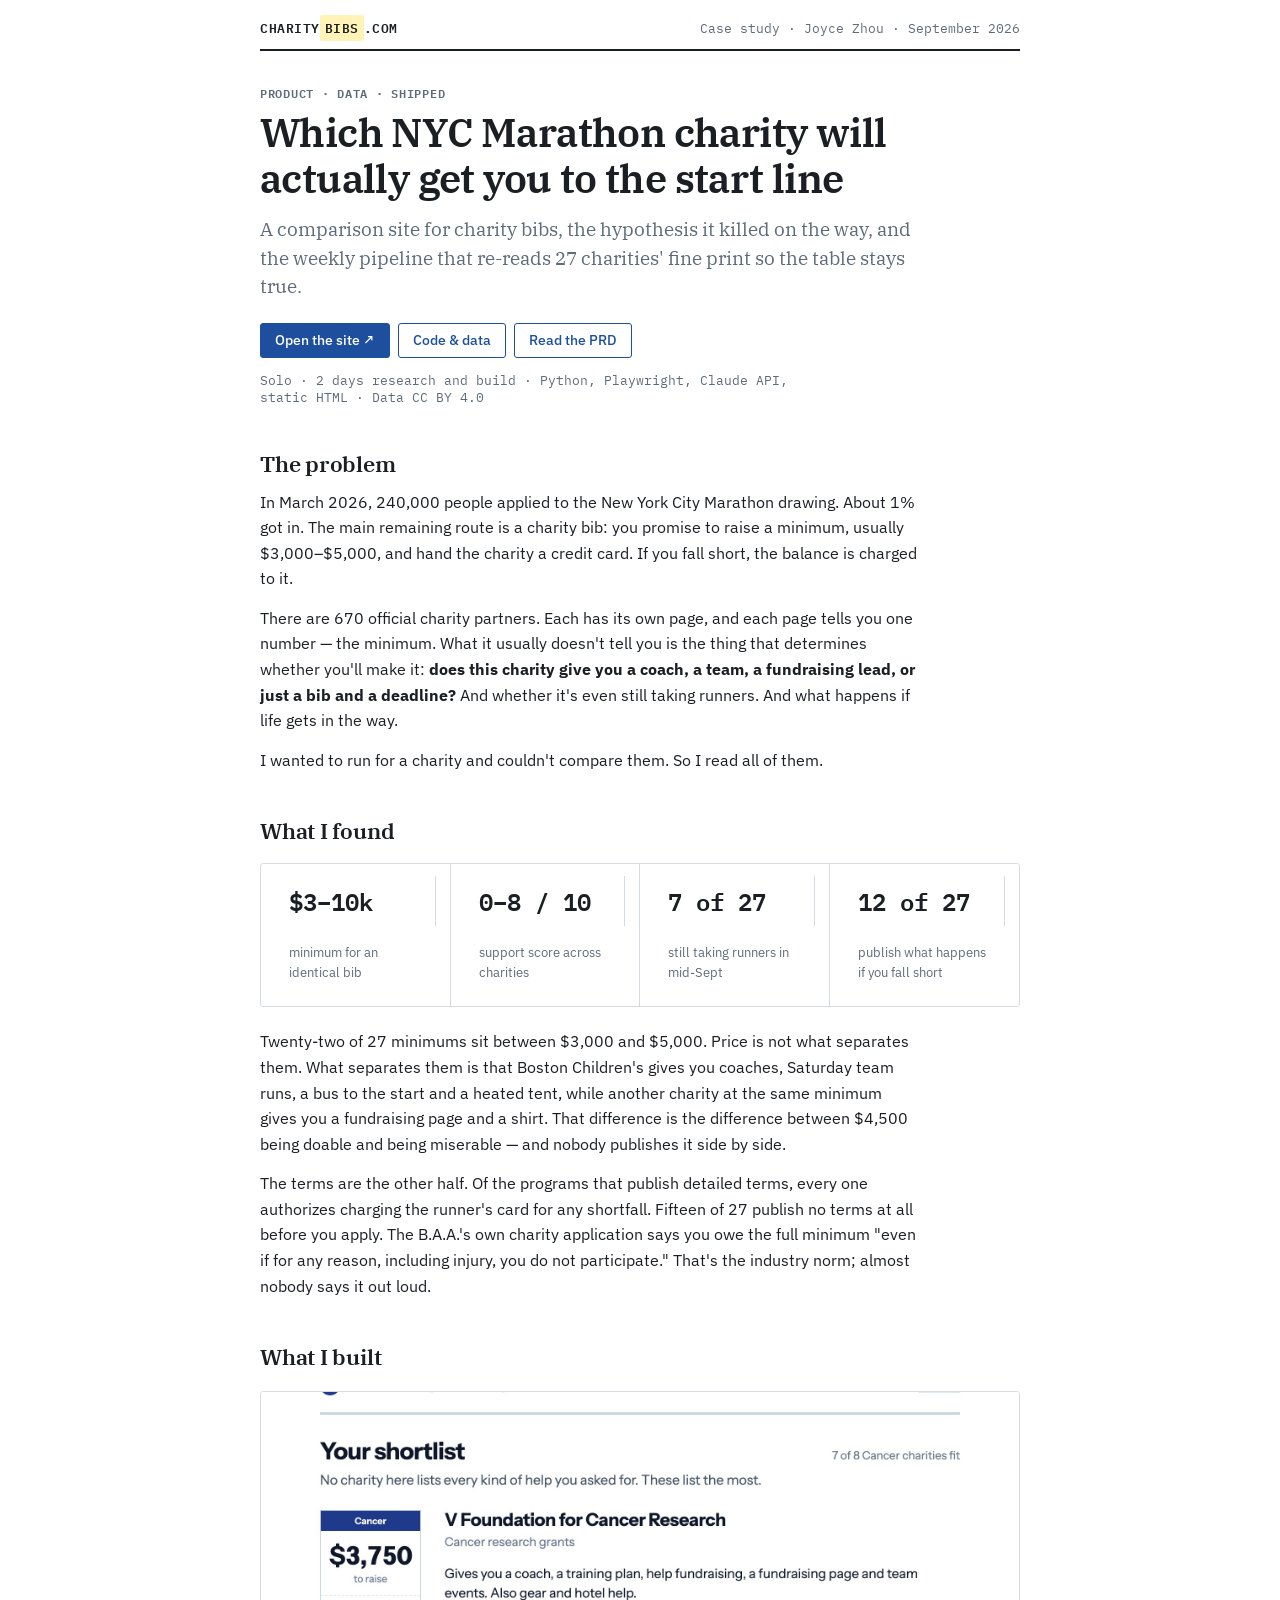
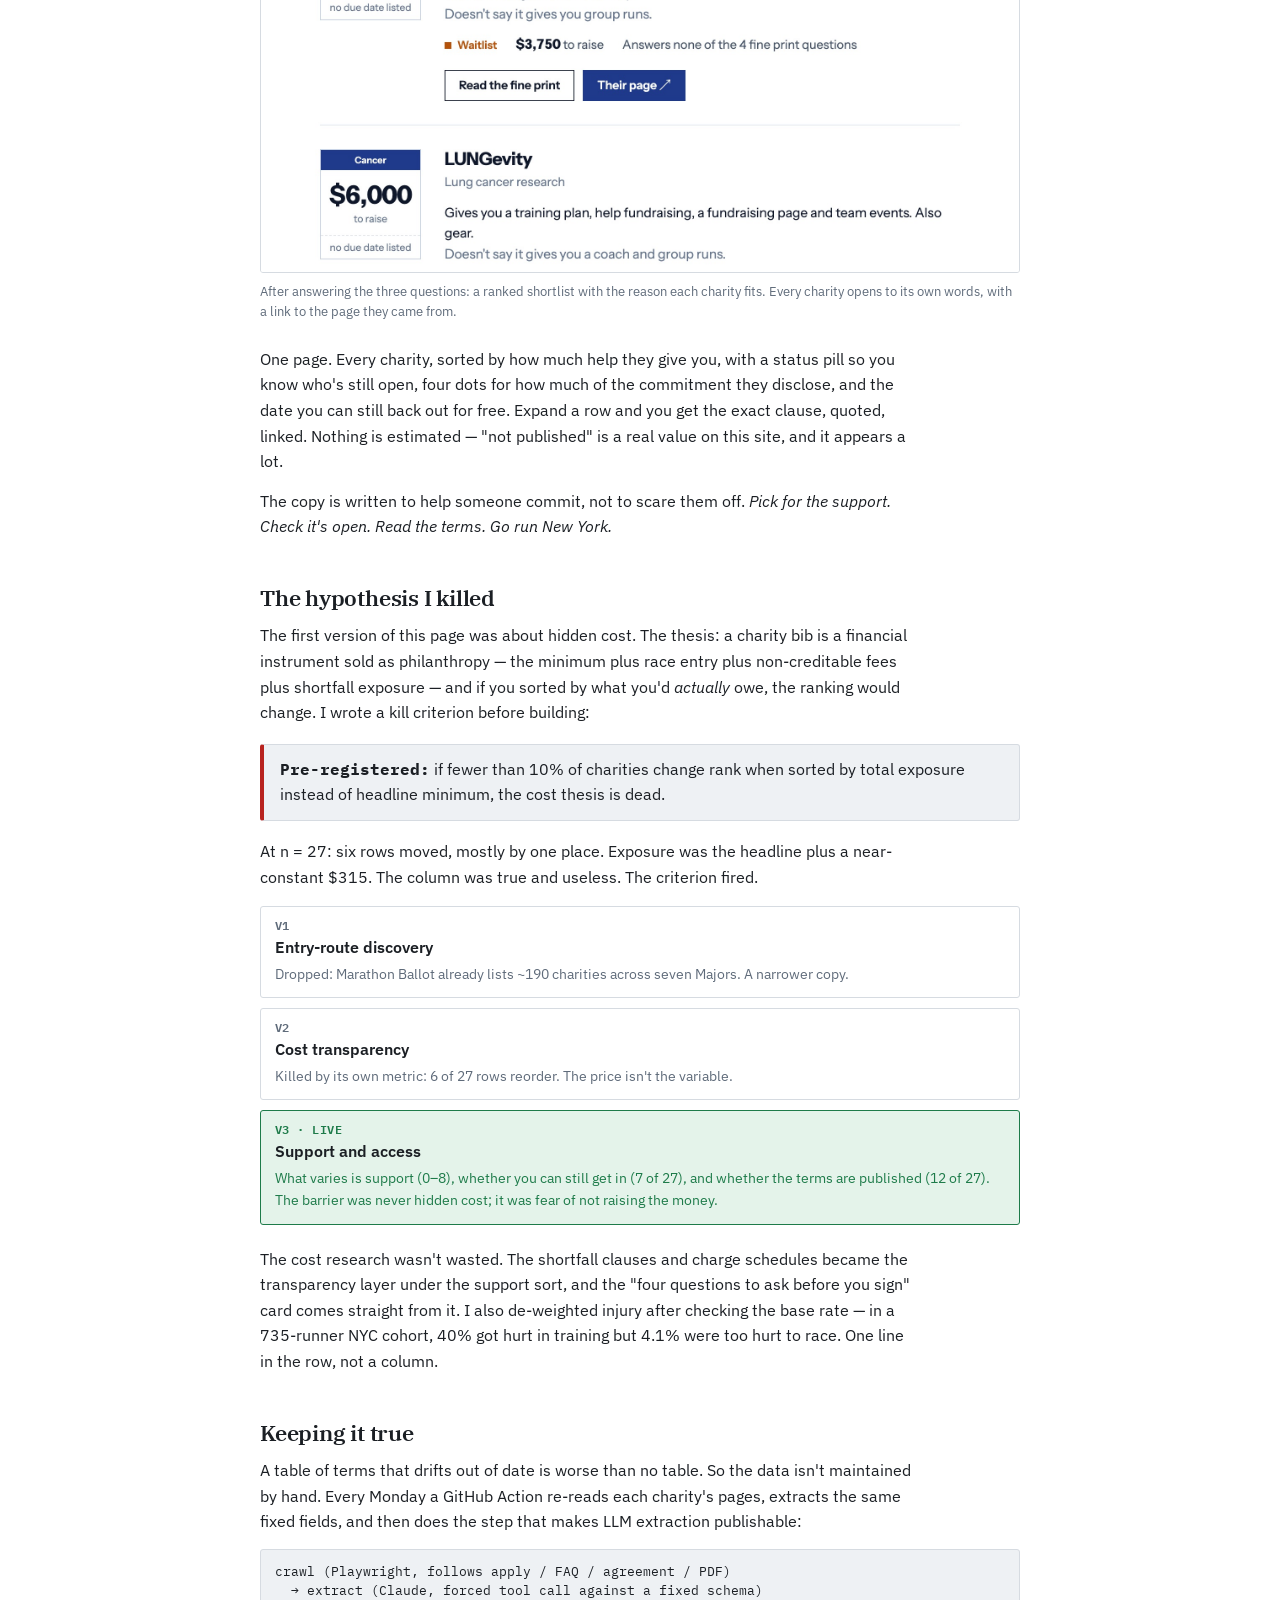
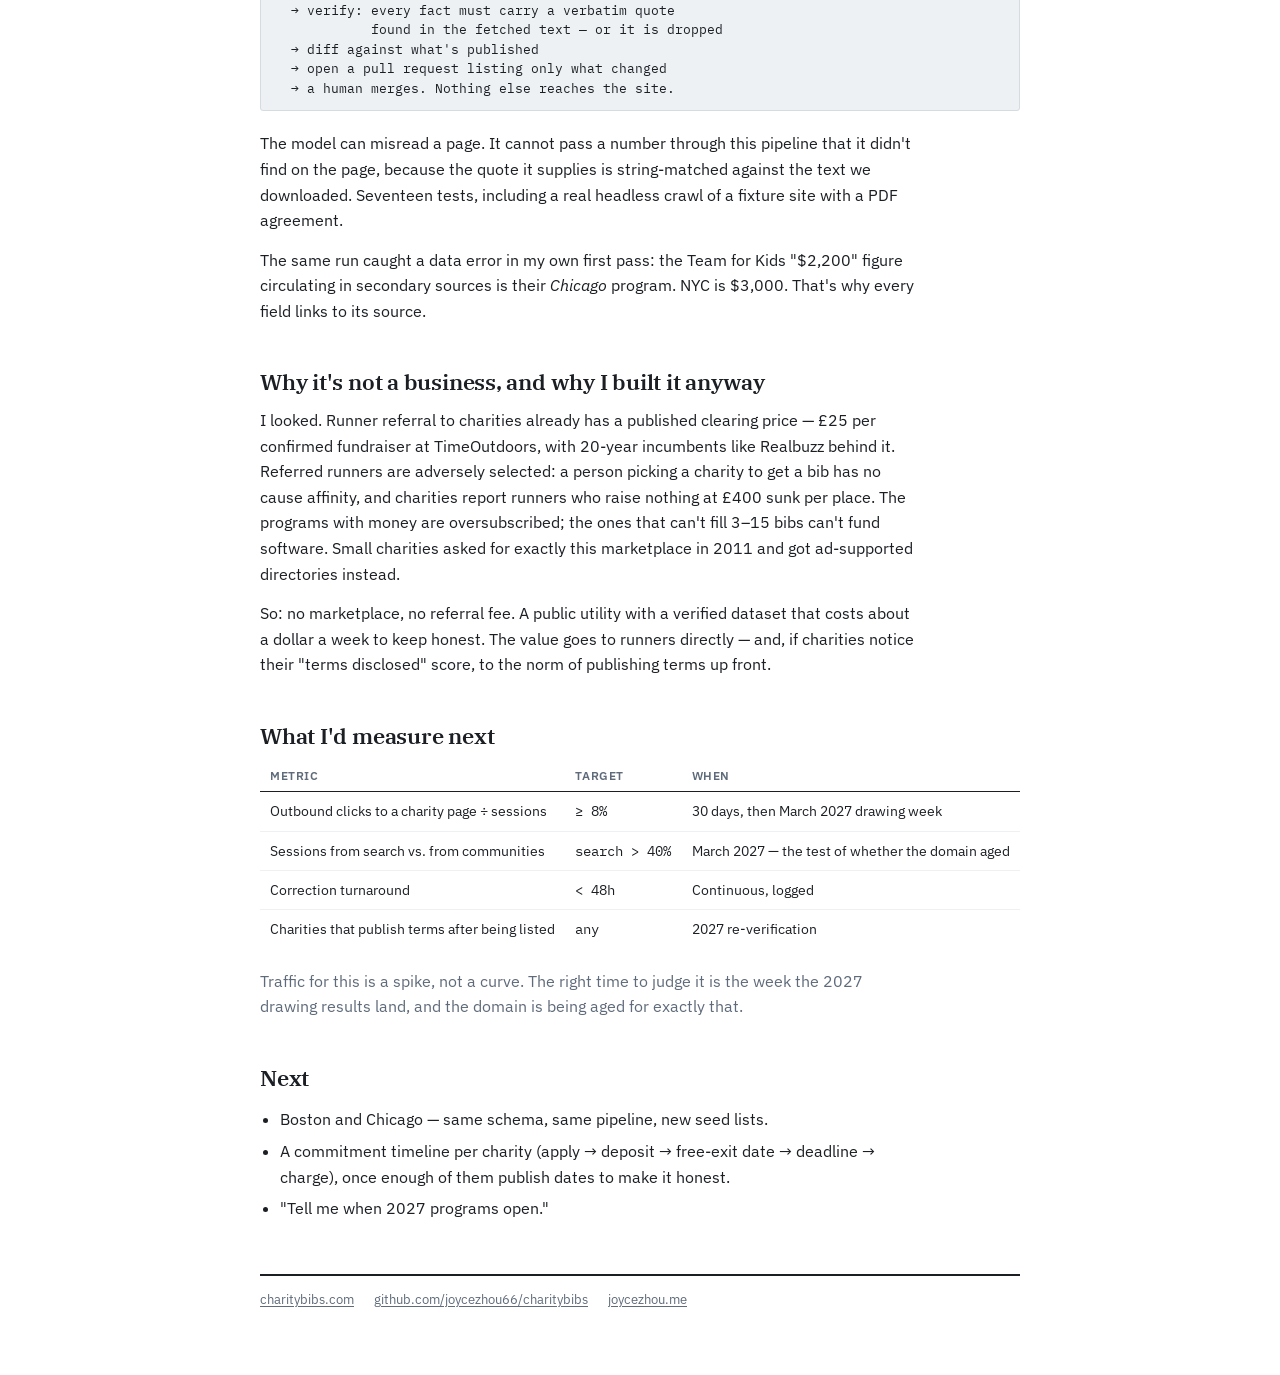
<file: docs/case-study.html>
<!doctype html>
<html lang="en">
<head>
<meta charset="utf-8">
<meta name="viewport" content="width=device-width, initial-scale=1">
<title>charitybibs.com</title>
<meta name="description" content="Case study: a comparison site for NYC Marathon charity bibs, the hypothesis it killed, and the weekly verified data pipeline that keeps it honest.">
<link rel="preconnect" href="https://fonts.googleapis.com">
<link rel="preconnect" href="https://fonts.gstatic.com" crossorigin>
<link rel="stylesheet" href="https://fonts.googleapis.com/css2?family=IBM+Plex+Sans:wght@400;500;600;700&family=IBM+Plex+Mono:wght@400;500;600&family=IBM+Plex+Serif:ital,wght@0,400;0,600;1,400&display=swap">
<style>
:root{--bg:#FFFFFF;--ink:#1B1F24;--muted:#5F6B7A;--rule:#D6DBE1;--soft:#EEF1F4;--ctrl:#1D4F9E;--hl:#FFF3B8;--hl-ink:#1B1F24;--good:#1E7B4A;--good-bg:#E4F3EA;--bad:#B8231F;--bad-bg:#F9E4E2;
--sans:"IBM Plex Sans",-apple-system,"Segoe UI",Helvetica,Arial,sans-serif;--serif:"IBM Plex Serif",Georgia,"Times New Roman",serif;--mono:"IBM Plex Mono",ui-monospace,Menlo,Consolas,monospace}
@media (prefers-color-scheme:dark){:root:not([data-theme="light"]){--bg:#111418;--ink:#E8ECF0;--muted:#9AA5B1;--rule:#2A3139;--soft:#1B2026;--ctrl:#5B8DEF;--hl:#3A3212;--hl-ink:#F3E9B8;--good:#5DC48A;--good-bg:#15301F;--bad:#F0776F;--bad-bg:#3A1917}}
:root[data-theme="dark"]{--bg:#111418;--ink:#E8ECF0;--muted:#9AA5B1;--rule:#2A3139;--soft:#1B2026;--ctrl:#5B8DEF;--hl:#3A3212;--hl-ink:#F3E9B8;--good:#5DC48A;--good-bg:#15301F;--bad:#F0776F;--bad-bg:#3A1917}
*{box-sizing:border-box}html{color-scheme:light dark}
body{margin:0;background:var(--bg);color:var(--ink);font:16px/1.6 var(--sans);padding-block:0 64px;padding-inline:20px}
a{color:var(--ctrl);text-decoration:underline;text-underline-offset:2px}
:focus-visible{outline:2px solid var(--ctrl);outline-offset:2px}
.wrap{max-width:760px;margin:0 auto}
header{padding-block:22px 14px;border-bottom:2px solid var(--ink);display:flex;flex-wrap:wrap;gap:8px 24px;justify-content:space-between;align-items:baseline;font:600 13px/1 var(--mono);letter-spacing:.04em;text-transform:uppercase}
header b{background:var(--hl);color:var(--hl-ink);padding:2px 5px;border-radius:2px;font-weight:600}
header span{font-weight:400;letter-spacing:0;text-transform:none;color:var(--muted)}
.eyebrow{font:600 12px/1 var(--mono);letter-spacing:.06em;text-transform:uppercase;color:var(--muted);margin:36px 0 10px}
h1{font:600 clamp(28px,4.5vw,40px)/1.15 var(--serif);letter-spacing:-.015em;margin:0 0 14px;text-wrap:balance}
.dek{font:400 19px/1.5 var(--serif);color:var(--muted);margin:0 0 22px;max-width:62ch}
.links{display:flex;flex-wrap:wrap;gap:8px;margin:0 0 8px}
.btn{display:inline-block;font:500 13.5px/1 var(--sans);padding:10px 14px;border-radius:3px;border:1px solid var(--ctrl);color:var(--ctrl);text-decoration:none;background:var(--bg)}
.btn.primary{background:var(--ctrl);color:#fff}
.meta{font:13px var(--mono);color:var(--muted);margin:14px 0 0}
h2{font:600 22px/1.25 var(--serif);letter-spacing:-.01em;margin:44px 0 12px;text-wrap:balance}
h3{font:600 15px/1.3 var(--sans);margin:22px 0 6px}
p{margin:0 0 14px;max-width:66ch}
p.m{color:var(--muted)}
.num{display:grid;grid-template-columns:repeat(auto-fit,minmax(150px,1fr));border:1px solid var(--rule);border-radius:3px;overflow:hidden;margin:18px 0 22px}
.num div{padding:12px 14px;border-right:1px solid var(--rule)}
.num div:last-child{border-right:0}
.num .n{font:600 24px/1.1 var(--mono);font-variant-numeric:tabular-nums}
.num .l{font-size:12.5px;color:var(--muted);margin-top:4px}
figure{margin:20px 0 26px}
figure img{width:100%;height:auto;border:1px solid var(--rule);border-radius:3px;display:block}
figcaption{font-size:12.5px;color:var(--muted);margin-top:8px}
blockquote{margin:16px 0;padding:10px 16px;border-left:3px solid var(--ink);font:italic 17px/1.5 var(--serif);max-width:60ch}
table{border-collapse:collapse;width:100%;font-size:14px;margin:12px 0 20px}
th{text-align:left;font:600 11.5px/1.2 var(--sans);letter-spacing:.05em;text-transform:uppercase;color:var(--muted);padding:8px 10px;border-bottom:1px solid var(--ink)}
td{padding:8px 10px;border-top:1px solid var(--soft);vertical-align:top}
td.k{font-family:var(--mono);font-variant-numeric:tabular-nums;white-space:nowrap}
.kill{border:1px solid var(--rule);border-left:4px solid var(--bad);background:var(--soft);padding:12px 16px;border-radius:3px;margin:18px 0}
.kill b{font-family:var(--mono)}
.pivot{display:grid;grid-template-columns:1fr;gap:10px;margin:16px 0 22px}
.pv{border:1px solid var(--rule);border-radius:3px;padding:12px 14px}
.pv .v{font:600 12px/1 var(--mono);letter-spacing:.04em;color:var(--muted);text-transform:uppercase}
.pv .t{font-weight:600;margin:4px 0 2px}
.pv .r{font-size:14px;color:var(--muted)}
.pv.live{border-color:var(--good);background:var(--good-bg)}
.pv.live .v,.pv.live .r{color:var(--good)}
pre{font:13px/1.5 var(--mono);background:var(--soft);border:1px solid var(--rule);border-radius:3px;padding:12px 14px;overflow-x:auto;margin:12px 0 20px}
ul{padding-left:20px;max-width:66ch}li{margin-bottom:6px}
footer{margin-top:52px;padding-top:14px;border-top:2px solid var(--ink);font-size:13px;color:var(--muted);display:flex;flex-wrap:wrap;gap:8px 20px}
footer a{color:inherit}
@media (max-width:640px){body{padding-inline:16px}.num div{border-right:0;border-bottom:1px solid var(--rule)}}
</style>
</head>
<body>
<div class="wrap">
<header><div>charity<b>bibs</b>.com</div><span>Case study · Joyce Zhou · September 2026</span></header>

<p class="eyebrow">Product · Data · Shipped</p>
<h1>Which NYC Marathon charity will actually get you to the start line</h1>
<p class="dek">A comparison site for charity bibs, the hypothesis it killed on the way, and the weekly pipeline that re-reads 27 charities' fine print so the table stays true.</p>
<div class="links">
  <a class="btn primary" href="https://charitybibs.com">Open the site ↗</a>
  <a class="btn" href="https://github.com/joycezhou66/charitybibs">Code &amp; data</a>
  <a class="btn" href="https://github.com/joycezhou66/charitybibs/blob/main/docs/PRD.md">Read the PRD</a>
</div>
<p class="meta">Solo · 2 days research and build · Python, Playwright, Claude API, static HTML · Data CC BY 4.0</p>

<h2>The problem</h2>
<p>In March 2026, 240,000 people applied to the New York City Marathon drawing. About 1% got in. The main remaining route is a charity bib: you promise to raise a minimum, usually $3,000–$5,000, and hand the charity a credit card. If you fall short, the balance is charged to it.</p>
<p>There are 670 official charity partners. Each has its own page, and each page tells you one number — the minimum. What it usually doesn't tell you is the thing that determines whether you'll make it: <strong>does this charity give you a coach, a team, a fundraising lead, or just a bib and a deadline?</strong> And whether it's even still taking runners. And what happens if life gets in the way.</p>
<p>I wanted to run for a charity and couldn't compare them. So I read all of them.</p>

<h2>What I found</h2>
<div class="num">
  <div><div class="n">$3–10k</div><div class="l">minimum for an identical bib</div></div>
  <div><div class="n">0–8 / 10</div><div class="l">support score across charities</div></div>
  <div><div class="n">7 of 27</div><div class="l">still taking runners in mid-Sept</div></div>
  <div><div class="n">12 of 27</div><div class="l">publish what happens if you fall short</div></div>
</div>
<p>Twenty-two of 27 minimums sit between $3,000 and $5,000. Price is not what separates them. What separates them is that Boston Children's gives you coaches, Saturday team runs, a bus to the start and a heated tent, while another charity at the same minimum gives you a fundraising page and a shirt. That difference is the difference between $4,500 being doable and being miserable — and nobody publishes it side by side.</p>
<p>The terms are the other half. Of the programs that publish detailed terms, every one authorizes charging the runner's card for any shortfall. Fifteen of 27 publish no terms at all before you apply. The B.A.A.'s own charity application says you owe the full minimum "even if for any reason, including injury, you do not participate." That's the industry norm; almost nobody says it out loud.</p>

<h2>What I built</h2>
<figure><img src="site-screenshot.jpg" alt="charitybibs.com: three answered questions, then a shortlist of NYC Marathon charities, each drawn as a race bib with the amount to raise and a list of reasons it fits"><figcaption>After answering the three questions: a ranked shortlist with the reason each charity fits. Every charity opens to its own words, with a link to the page they came from.</figcaption></figure>
<p>One page. Every charity, sorted by how much help they give you, with a status pill so you know who's still open, four dots for how much of the commitment they disclose, and the date you can still back out for free. Expand a row and you get the exact clause, quoted, linked. Nothing is estimated — "not published" is a real value on this site, and it appears a lot.</p>
<p>The copy is written to help someone commit, not to scare them off. <em>Pick for the support. Check it's open. Read the terms. Go run New York.</em></p>

<h2>The hypothesis I killed</h2>
<p>The first version of this page was about hidden cost. The thesis: a charity bib is a financial instrument sold as philanthropy — the minimum plus race entry plus non-creditable fees plus shortfall exposure — and if you sorted by what you'd <em>actually</em> owe, the ranking would change. I wrote a kill criterion before building:</p>
<div class="kill"><b>Pre-registered:</b> if fewer than 10% of charities change rank when sorted by total exposure instead of headline minimum, the cost thesis is dead.</div>
<p>At n = 27: six rows moved, mostly by one place. Exposure was the headline plus a near-constant $315. The column was true and useless. The criterion fired.</p>
<div class="pivot">
  <div class="pv"><div class="v">v1</div><div class="t">Entry-route discovery</div><div class="r">Dropped: Marathon Ballot already lists ~190 charities across seven Majors. A narrower copy.</div></div>
  <div class="pv"><div class="v">v2</div><div class="t">Cost transparency</div><div class="r">Killed by its own metric: 6 of 27 rows reorder. The price isn't the variable.</div></div>
  <div class="pv live"><div class="v">v3 · live</div><div class="t">Support and access</div><div class="r">What varies is support (0–8), whether you can still get in (7 of 27), and whether the terms are published (12 of 27). The barrier was never hidden cost; it was fear of not raising the money.</div></div>
</div>
<p>The cost research wasn't wasted. The shortfall clauses and charge schedules became the transparency layer under the support sort, and the "four questions to ask before you sign" card comes straight from it. I also de-weighted injury after checking the base rate — in a 735-runner NYC cohort, 40% got hurt in training but 4.1% were too hurt to race. One line in the row, not a column.</p>

<h2>Keeping it true</h2>
<p>A table of terms that drifts out of date is worse than no table. So the data isn't maintained by hand. Every Monday a GitHub Action re-reads each charity's pages, extracts the same fixed fields, and then does the step that makes LLM extraction publishable:</p>
<pre>crawl (Playwright, follows apply / FAQ / agreement / PDF)
  → extract (Claude, forced tool call against a fixed schema)
  → verify: every fact must carry a verbatim quote
            found in the fetched text — or it is dropped
  → diff against what's published
  → open a pull request listing only what changed
  → a human merges. Nothing else reaches the site.</pre>
<p>The model can misread a page. It cannot pass a number through this pipeline that it didn't find on the page, because the quote it supplies is string-matched against the text we downloaded. Seventeen tests, including a real headless crawl of a fixture site with a PDF agreement.</p>
<p>The same run caught a data error in my own first pass: the Team for Kids "$2,200" figure circulating in secondary sources is their <em>Chicago</em> program. NYC is $3,000. That's why every field links to its source.</p>

<h2>Why it's not a business, and why I built it anyway</h2>
<p>I looked. Runner referral to charities already has a published clearing price — £25 per confirmed fundraiser at TimeOutdoors, with 20-year incumbents like Realbuzz behind it. Referred runners are adversely selected: a person picking a charity to get a bib has no cause affinity, and charities report runners who raise nothing at £400 sunk per place. The programs with money are oversubscribed; the ones that can't fill 3–15 bibs can't fund software. Small charities asked for exactly this marketplace in 2011 and got ad-supported directories instead.</p>
<p>So: no marketplace, no referral fee. A public utility with a verified dataset that costs about a dollar a week to keep honest. The value goes to runners directly — and, if charities notice their "terms disclosed" score, to the norm of publishing terms up front.</p>

<h2>What I'd measure next</h2>
<table>
<tr><th>Metric</th><th>Target</th><th>When</th></tr>
<tr><td>Outbound clicks to a charity page ÷ sessions</td><td class="k">≥ 8%</td><td>30 days, then March 2027 drawing week</td></tr>
<tr><td>Sessions from search vs. from communities</td><td class="k">search &gt; 40%</td><td>March 2027 — the test of whether the domain aged</td></tr>
<tr><td>Correction turnaround</td><td class="k">&lt; 48h</td><td>Continuous, logged</td></tr>
<tr><td>Charities that publish terms after being listed</td><td class="k">any</td><td>2027 re-verification</td></tr>
</table>
<p class="m">Traffic for this is a spike, not a curve. The right time to judge it is the week the 2027 drawing results land, and the domain is being aged for exactly that.</p>

<h2>Next</h2>
<ul>
  <li>Boston and Chicago — same schema, same pipeline, new seed lists.</li>
  <li>A commitment timeline per charity (apply → deposit → free-exit date → deadline → charge), once enough of them publish dates to make it honest.</li>
  <li>"Tell me when 2027 programs open."</li>
</ul>

<footer>
  <span><a href="https://charitybibs.com">charitybibs.com</a></span>
  <span><a href="https://github.com/joycezhou66/charitybibs">github.com/joycezhou66/charitybibs</a></span>
  <span><a href="https://joycezhou.me">joycezhou.me</a></span>
</footer>
</div>
</body>
</html>
</file>
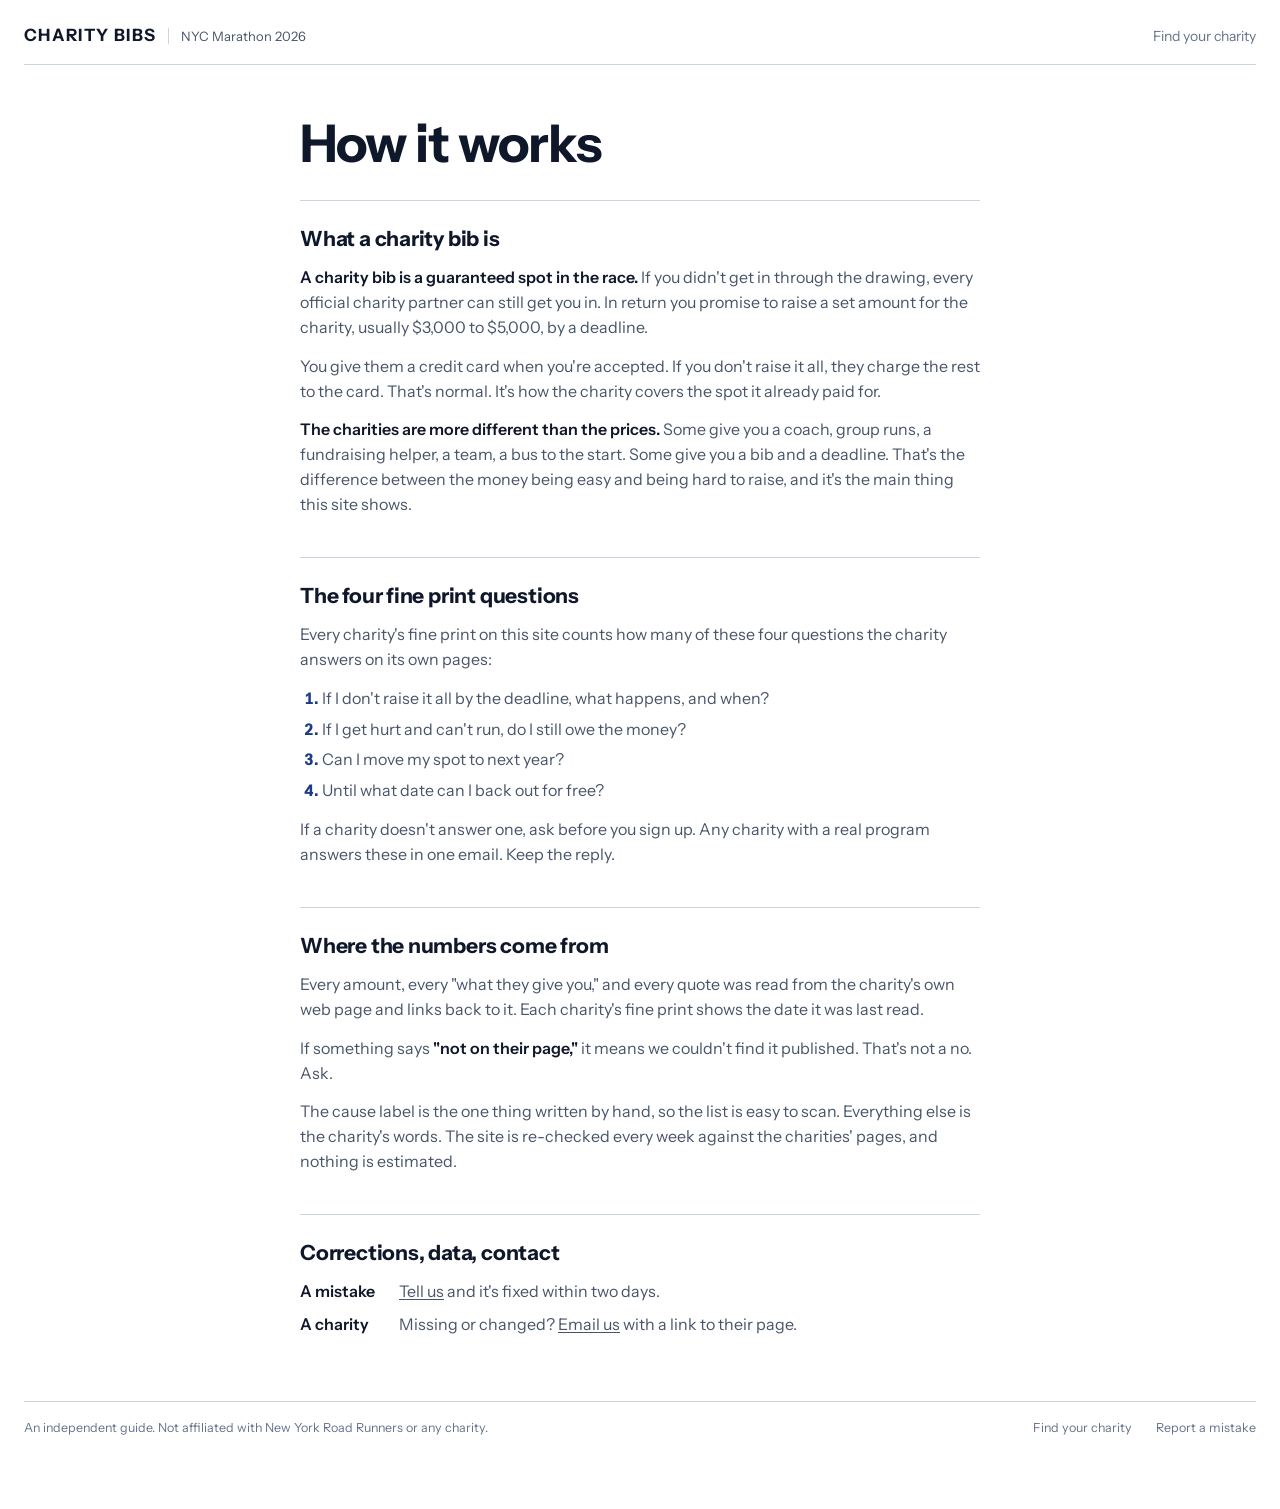
<file: site/about.html>
<!doctype html>
<html lang="en">
<head>
<meta charset="utf-8">
<meta name="viewport" content="width=device-width, initial-scale=1">
<title>How it works · Charity Bibs</title>
<meta name="description" content="What a NYC Marathon charity bib is, the four fine print questions to ask before you sign up, and where every number on Charity Bibs comes from.">
<link rel="canonical" href="https://charitybibs.com/about">
<link rel="icon" href="data:image/svg+xml,%3Csvg xmlns='http://www.w3.org/2000/svg' viewBox='0 0 32 32'%3E%3Crect width='32' height='32' fill='%23FFFFFF'/%3E%3Crect width='32' height='8' fill='%231E3A8A'/%3E%3Ctext x='16' y='26' font-family='Helvetica,Arial,sans-serif' font-size='15' font-weight='700' text-anchor='middle' fill='%230F172A'%3ECB%3C/text%3E%3C/svg%3E">
<link rel="preconnect" href="https://fonts.googleapis.com">
<link rel="preconnect" href="https://fonts.gstatic.com" crossorigin>
<link rel="stylesheet" href="https://fonts.googleapis.com/css2?family=Instrument+Sans:wght@400;500;600;700&display=swap">
<script defer data-domain="charitybibs.com" src="https://plausible.io/js/script.outbound-links.js"></script>
<style>

:root{--paper:#FFFFFF;--ink:#0F172A;--ink2:#475569;--mute:#64748B;--rule:#E2E8F0;--hair:#CBD5E1;--print:#1E3A8A;--bib:"Instrument Sans",-apple-system,"Segoe UI",Helvetica,Arial,sans-serif;--text:"Instrument Sans",-apple-system,"Segoe UI",Helvetica,Arial,sans-serif}
*{box-sizing:border-box}
html{color-scheme:light;-webkit-text-size-adjust:100%}
body{margin:0;background:var(--paper);color:var(--ink);font:16px/1.55 var(--text);padding-block:0 72px;padding-inline:24px}
a{color:inherit;text-decoration:underline;text-decoration-thickness:1px;text-underline-offset:2px}
a:hover{color:var(--print)}
:focus-visible{outline:2px solid var(--print);outline-offset:2px}
.wrap{max-width:1280px;margin:0 auto}
.col{max-width:680px;margin:0 auto}
header{display:flex;gap:8px 24px;align-items:baseline;justify-content:space-between;padding:22px 0 16px;border-bottom:1.5px solid var(--hair)}
.brand{font-family:var(--bib);font-weight:700;font-size:17px;letter-spacing:.08em;text-transform:uppercase;text-decoration:none;white-space:nowrap}

.brand small{font-family:var(--text);font-weight:400;font-size:13px;color:var(--ink2);margin-left:12px;padding-left:12px;border-left:1px solid var(--hair);text-transform:none;letter-spacing:0}
header nav a{font-size:14px;color:var(--mute);text-decoration:none}
header nav a:hover{color:var(--print)}
h1{font-family:var(--bib);font-weight:700;font-size:clamp(34px,5vw,52px);letter-spacing:-.02em;line-height:1.05;margin:52px 0 28px}
h2{font-family:var(--bib);font-weight:700;font-size:21px;letter-spacing:-.01em;margin:40px 0 10px;padding-top:22px;border-top:1.5px solid var(--hair)}
h2:first-of-type{margin-top:0}
p{margin:0 0 14px;color:var(--ink2)}
p b{color:var(--ink);font-weight:600}
ol{margin:0 0 14px;padding-left:22px;color:var(--ink2)}
ol li{margin-bottom:6px}
ol li::marker{font-weight:700;color:var(--print)}
dl{margin:0;display:grid;grid-template-columns:max-content minmax(0,1fr);gap:8px 24px;color:var(--ink2)}
dt{font-weight:600;color:var(--ink)}
dd{margin:0}
footer{margin-top:64px;padding-top:16px;border-top:1.5px solid var(--hair);display:flex;flex-wrap:wrap;gap:8px 24px;font-size:12.5px;color:var(--mute)}
footer a{text-decoration:none}
footer .sp{margin-left:auto}
@media (max-width:640px){body{padding-inline:16px}.brand small{display:none}h1{margin-top:36px}dl{grid-template-columns:1fr;gap:2px 0}dd{margin-bottom:10px}footer .sp{margin-left:0}}
</style>
</head>
<body>
<div class="wrap">
<header>
  <a class="brand" href="/">Charity Bibs<small>NYC Marathon 2026</small></a>
  <nav><a href="/">Find your charity</a></nav>
</header>

<div class="col">
<h1>How it works</h1>

<h2>What a charity bib is</h2>
<p><b>A charity bib is a guaranteed spot in the race.</b> If you didn't get in through the drawing, every official charity partner can still get you in. In return you promise to raise a set amount for the charity, usually $3,000 to $5,000, by a deadline.</p>
<p>You give them a credit card when you're accepted. If you don't raise it all, they charge the rest to the card. That's normal. It's how the charity covers the spot it already paid for.</p>
<p><b>The charities are more different than the prices.</b> Some give you a coach, group runs, a fundraising helper, a team, a bus to the start. Some give you a bib and a deadline. That's the difference between the money being easy and being hard to raise, and it's the main thing this site shows.</p>

<h2>The four fine print questions</h2>
<p>Every charity's fine print on this site counts how many of these four questions the charity answers on its own pages:</p>
<ol>
  <li>If I don't raise it all by the deadline, what happens, and when?</li>
  <li>If I get hurt and can't run, do I still owe the money?</li>
  <li>Can I move my spot to next year?</li>
  <li>Until what date can I back out for free?</li>
</ol>
<p>If a charity doesn't answer one, ask before you sign up. Any charity with a real program answers these in one email. Keep the reply.</p>

<h2>Where the numbers come from</h2>
<p>Every amount, every "what they give you," and every quote was read from the charity's own web page and links back to it. Each charity's fine print shows the date it was last read.</p>
<p>If something says <b>"not on their page,"</b> it means we couldn't find it published. That's not a no. Ask.</p>
<p>The cause label is the one thing written by hand, so the list is easy to scan. Everything else is the charity's words. The site is re-checked every week against the charities' pages, and nothing is estimated.</p>

<h2>Corrections, data, contact</h2>
<dl>
  <dt>A mistake</dt><dd><a href="mailto:hello@charitybibs.com?subject=Correction">Tell us</a> and it's fixed within two days.</dd>
  <dt>A charity</dt><dd>Missing or changed? <a href="mailto:hello@charitybibs.com?subject=Add%20a%20charity">Email us</a> with a link to their page.</dd>
</dl>
</div>

<footer>
  <span>An independent guide. Not affiliated with New York Road Runners or any charity.</span>
  <a class="sp" href="/">Find your charity</a>
  <a href="mailto:hello@charitybibs.com?subject=Correction">Report a mistake</a>
</footer>
</div>
</body>
</html>
</file>
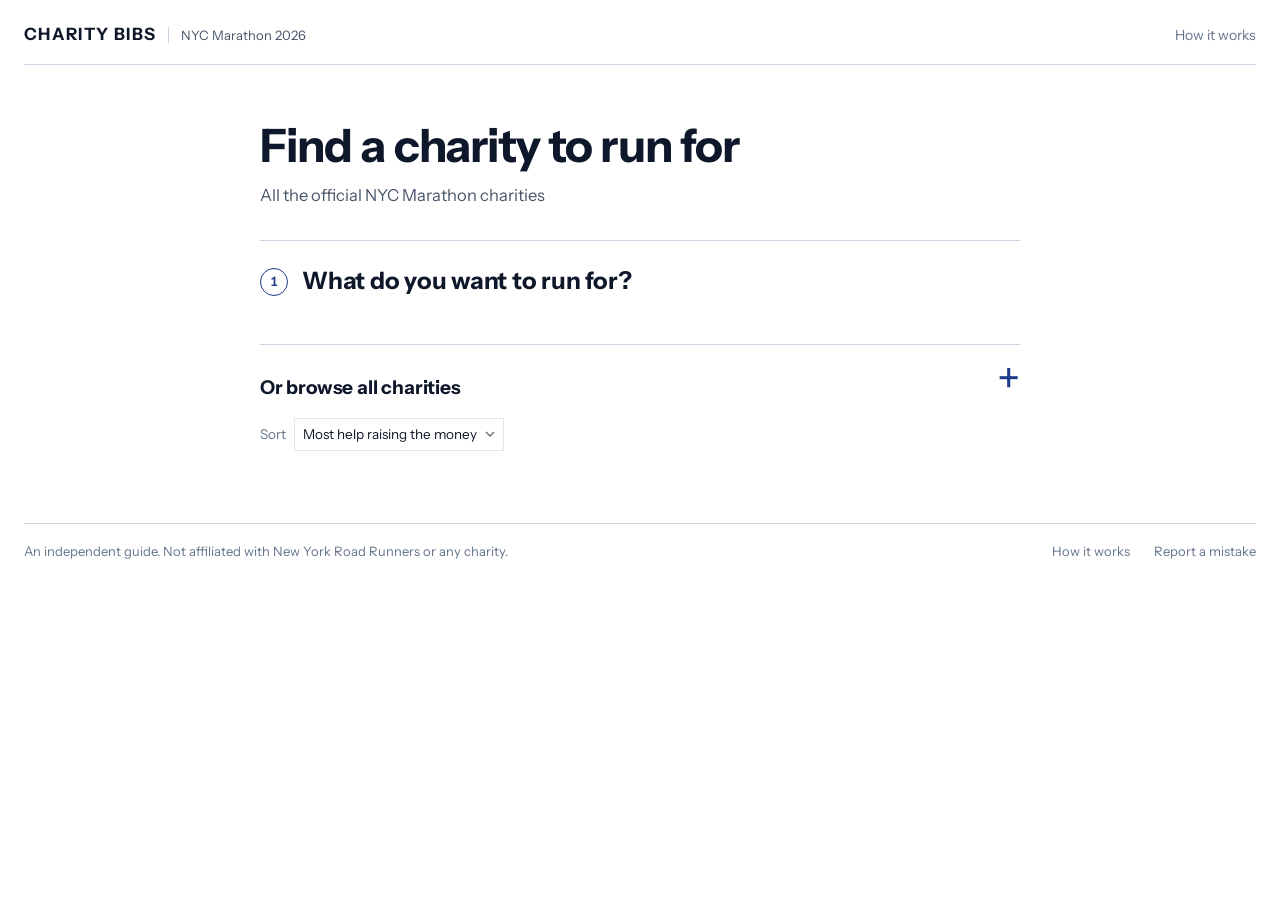
<file: site/template.html>
<!doctype html>
<html lang="en">
<head>
<meta charset="utf-8">
<meta name="viewport" content="width=device-width, initial-scale=1">
<title>Charity Bibs</title>
<meta name="description" content="Every NYC Marathon charity bib program in one place. Answer three questions and see which charities fit you: how much you'd raise, what each charity gives you, and who's still taking runners. Every number links to the charity's own page.">
<link rel="canonical" href="https://charitybibs.com/">
<meta property="og:type" content="website">
<meta property="og:title" content="Find a charity to run the NYC Marathon for">
<meta property="og:description" content="Three questions narrow the official NYC Marathon charities to the ones that fit you: what you'd raise, what they give you, and who's still taking runners.">
<meta property="og:url" content="https://charitybibs.com/">
<meta property="og:image" content="https://charitybibs.com/og.png">
<meta name="twitter:card" content="summary_large_image">
<meta name="twitter:image" content="https://charitybibs.com/og.png">
<link rel="icon" href="data:image/svg+xml,%3Csvg xmlns='http://www.w3.org/2000/svg' viewBox='0 0 32 32'%3E%3Crect width='32' height='32' fill='%23FFFFFF'/%3E%3Crect width='32' height='8' fill='%231E3A8A'/%3E%3Ctext x='16' y='26' font-family='Helvetica,Arial,sans-serif' font-size='15' font-weight='700' text-anchor='middle' fill='%230F172A'%3ECB%3C/text%3E%3C/svg%3E">
<link rel="preconnect" href="https://fonts.googleapis.com">
<link rel="preconnect" href="https://fonts.gstatic.com" crossorigin>
<link rel="stylesheet" href="https://fonts.googleapis.com/css2?family=Instrument+Sans:wght@400;500;600;700&display=swap">
<script defer data-domain="charitybibs.com" src="https://plausible.io/js/script.outbound-links.js"></script>
<script type="application/ld+json">
{"@context":"https://schema.org","@type":"Dataset","name":"NYC Marathon charity bib programs, 2026","description":"Fundraising minimums, runner support, application status, and commitment terms for TCS New York City Marathon official charity partners, each field sourced to the charity's own published pages.","url":"https://charitybibs.com/","license":"https://creativecommons.org/licenses/by/4.0/","creator":{"@type":"Person","name":"Joyce Zhou","url":"https://joycezhou.me"},"temporalCoverage":"2026","spatialCoverage":"New York City","keywords":["NYC Marathon charity bib","charity bib","run for charity NYC Marathon","fundraising minimum","guaranteed entry"]}
</script>
<style>

/* Paper, ink, one print color, two status inks. See docs/design-brief.md. */
:root{
  --paper:#FFFFFF; --ink:#0F172A; --ink2:#475569; --mute:#64748B; --rule:#E2E8F0; --soft:#F8FAFC; --hair:#CBD5E1;
  --print:#1E3A8A; --print-ink:#FFFFFF;
  --open:#15803D; --wait:#B45309; --closed:#64748B;
  --bib:"Instrument Sans",-apple-system,"Segoe UI",Helvetica,Arial,sans-serif;
  --text:"Instrument Sans",-apple-system,"Segoe UI",Helvetica,Arial,sans-serif;
}
@property --a{syntax:"<angle>";inherits:false;initial-value:0deg}
*{box-sizing:border-box}
html{color-scheme:light;-webkit-text-size-adjust:100%;scroll-behavior:smooth}
body{margin:0;background:var(--paper);color:var(--ink);font:15px/1.5 var(--text);padding-block:0 80px;padding-inline:24px}
a{color:inherit;text-decoration:underline;text-decoration-thickness:1px;text-underline-offset:3px;text-decoration-color:var(--rule)}
a:hover{color:var(--print);text-decoration-color:currentColor}
:focus-visible{outline:2px solid var(--print);outline-offset:3px}
button{font:inherit;color:inherit}
h1,h2,h3,h4,p{margin:0}
.wrap{max-width:1280px;margin:0 auto}
.col{max-width:760px;margin:0 auto}

/* the bib face */
.bibnum{font-family:var(--bib);font-weight:800;font-variant-numeric:tabular-nums;letter-spacing:-.01em;line-height:.95}
.st{font-family:var(--bib);font-weight:600;font-size:13px;letter-spacing:0;white-space:nowrap;color:var(--closed)}
.st::before{content:"";display:inline-block;width:8px;height:8px;margin-right:7px;background:currentColor;vertical-align:0}
.st.open{color:var(--open)}
.st.waitlist{color:var(--wait)}
.st.unknown::before{background:transparent;box-shadow:inset 0 0 0 1.5px currentColor}
.btn{display:inline-block;font-family:var(--bib);font-weight:600;font-size:14px;letter-spacing:0;padding:10px 16px;border:1.5px solid var(--ink);background:transparent;color:var(--ink);text-decoration:none;cursor:pointer;border-radius:0;line-height:1.1}
.btn:hover{background:var(--ink);color:var(--paper)}
.btn.print{background:var(--print);border-color:var(--print);color:var(--print-ink)}
.btn.print:hover{background:var(--ink);border-color:var(--ink);color:var(--paper)}
.quiet{font-family:var(--text);font-weight:400;font-size:13.5px;letter-spacing:0;text-transform:none;color:var(--mute)}

/* header, intro */
header{display:flex;gap:8px 24px;align-items:baseline;justify-content:space-between;padding:22px 0 16px;border-bottom:1.5px solid var(--hair)}
.brand{font-family:var(--bib);font-weight:700;font-size:17px;letter-spacing:.08em;text-transform:uppercase;text-decoration:none;white-space:nowrap}

.brand small{font-family:var(--text);font-weight:400;font-size:13px;color:var(--ink2);margin-left:12px;padding-left:12px;border-left:1px solid var(--hair);text-transform:none;letter-spacing:0}
header nav a{font-size:14px;color:var(--mute);text-decoration:none}
header nav a:hover{color:var(--print)}
.intro{padding:56px 0 32px}
h1{font-family:var(--bib);font-weight:700;font-size:clamp(32px,4.2vw,46px);letter-spacing:-.02em;line-height:1.1;text-wrap:balance}
.lede{margin:12px 0 0;font-size:16.5px;line-height:1.5;color:var(--ink2);max-width:56ch}

/* the three questions */
fieldset.qn{border:0;margin:0;padding:26px 0 30px;border-top:1.5px solid var(--hair);min-width:0}
fieldset.qn[hidden]{display:none}
fieldset.qn legend{float:left;width:100%;padding:0;margin:0 0 6px;display:flex;gap:14px;align-items:flex-start}
fieldset.qn legend::before{content:attr(data-n);display:inline-flex;align-items:center;justify-content:center;width:26px;height:26px;border-radius:50%;border:1.5px solid var(--print);color:var(--print);font-family:var(--text);font-weight:600;font-size:13px;line-height:1;align-self:flex-start;margin-top:1px;flex:none;font-variant-numeric:tabular-nums}
fieldset.qn legend .t{font-family:var(--bib);font-weight:700;font-size:24px;letter-spacing:-.01em;line-height:1.15}
fieldset.qn legend .s:empty{display:none}
fieldset.qn legend .s{display:block;font-family:var(--text);font-weight:400;font-size:15px;text-transform:none;letter-spacing:0;color:var(--mute);margin-top:6px;line-height:1.4}
.opts{clear:both;display:grid;grid-template-columns:1fr 1fr;column-gap:40px;padding-top:12px}
.opts.one{grid-template-columns:1fr;max-width:520px}
.opt{display:grid;grid-template-columns:16px minmax(0,1fr);gap:0 14px;align-items:start;padding:12px 0;border-bottom:1px solid var(--rule);cursor:pointer;line-height:1.4;font-size:15.5px}
.opt input{appearance:none;-webkit-appearance:none;margin:4px 0 0;width:16px;height:16px;border:1.5px solid var(--hair);border-radius:50%;background:conic-gradient(var(--print) var(--a),transparent calc(var(--a) + 2deg));--a:0deg;transition:--a .45s cubic-bezier(.4,0,.2,1),border-color .2s;cursor:pointer}
.opt:hover input:not(:checked){--a:360deg;border-color:var(--print)}
.opt input:checked{--a:360deg;border-color:var(--print);box-shadow:inset 0 0 0 3px var(--paper)}
.opt b{font-weight:600}
.opt .n{display:block;font-size:13px;color:var(--mute);margin-top:1px}
.opt:hover b{color:var(--print)}
.opt:has(input:checked) b{color:var(--print)}
.opt:has(input:focus-visible){outline:2px solid var(--print);outline-offset:2px}
fieldset.done{padding:14px 0}
fieldset.done legend{margin:0;align-items:center}
fieldset.done legend::before{width:22px;height:22px;font-size:12px;background:var(--print);color:#fff;margin-top:0}
fieldset.done .opts{display:none}
fieldset.done legend .t{font-size:15px}
fieldset.done legend .s{display:inline;margin:0 0 0 10px;color:var(--ink);font-size:15.5px}
.chg{margin-left:auto;font-size:13.5px;color:var(--mute);background:none;border:0;cursor:pointer;padding:0;white-space:nowrap;text-decoration:underline;text-underline-offset:3px;text-decoration-color:var(--rule)}
.chg:hover{color:var(--print);text-decoration-color:currentColor}
fieldset:not(.done) .chg{display:none}

/* the shortlist */
.res{border-top:3px solid var(--hair);margin-top:6px;padding-top:28px}
.sec-h{display:flex;flex-wrap:wrap;gap:6px 18px;align-items:baseline;margin-bottom:6px}
.sec-h h2{font-family:var(--bib);font-weight:700;font-size:28px;letter-spacing:-.02em;line-height:1.1}
.sec-h .quiet{margin-left:auto}
.say{font-size:16px;color:var(--ink2);margin:0 0 10px;max-width:56ch}
.say a{color:var(--ink)}
.pick{display:grid;grid-template-columns:120px minmax(0,1fr);gap:0 28px;padding:28px 0;border-top:1px solid var(--rule)}
.pick:first-child{border-top:0;padding-top:14px}
.bib{border:1.5px solid var(--hair);background:var(--paper);text-align:center;align-self:start;position:relative}
.bib .band{background:var(--print);color:var(--print-ink);font-family:var(--bib);font-weight:600;font-size:11px;letter-spacing:0;padding:5px 14px;line-height:1.1;min-height:24px;display:flex;align-items:center;justify-content:center;text-wrap:balance}
.bib.closed .band,.bib.unknown .band{background:var(--soft);color:var(--mute)}
.bib .bibnum{font-size:30px;padding:16px 4px 4px}
.bib .yr{display:block;font-size:12px;color:var(--mute);padding:0 6px 10px}
.bib .tear{border-top:1.5px dashed var(--rule);padding:6px;font-size:12px;color:var(--mute);line-height:1.3}
.pick .body{min-width:0}
.pick h3{font-family:var(--bib);font-weight:700;font-size:21px;letter-spacing:-.01em;line-height:1.15;margin:0 0 4px}
.pick .fo{color:var(--mute);font-size:14.5px;margin:0 0 14px}
.why{margin:0;padding:0;list-style:none;font-size:15.5px;line-height:1.5;color:var(--ink)}
.why li+li{margin-top:2px}
.why li.no{color:var(--mute)}
.spec{display:flex;flex-wrap:wrap;gap:6px 22px;align-items:baseline;margin-top:12px;font-size:14.5px;color:var(--ink2)}
.spec b{font-family:var(--bib);font-weight:700;font-size:16px;letter-spacing:0;color:var(--ink);font-variant-numeric:tabular-nums}
.acts{margin-top:18px;display:flex;flex-wrap:wrap;gap:10px}
.pick .back{grid-column:1/-1;margin-top:20px}

/* the lists */
.sec{margin-top:8px}
.list-h{display:flex;flex-wrap:wrap;gap:8px 18px;align-items:baseline;padding:16px 0 6px;border-top:1.5px solid var(--hair)}
.list-h h2{font-family:var(--bib);font-weight:700;font-size:19px;letter-spacing:-.01em}
.list-h .quiet{margin-right:auto}
.ctl{display:inline-flex;align-items:center;gap:8px;font-size:13.5px;color:var(--mute)}
.ctl select{font:inherit;font-size:13.5px;color:var(--ink);padding:5px 26px 5px 8px;border:1px solid var(--rule);background:var(--paper) url("data:image/svg+xml,%3Csvg xmlns='http://www.w3.org/2000/svg' width='10' height='6' viewBox='0 0 10 6'%3E%3Cpath d='M1 1l4 4 4-4' fill='none' stroke='%237A736B' stroke-width='1.5'/%3E%3C/svg%3E") no-repeat right 8px center;appearance:none;-webkit-appearance:none;border-radius:0;max-width:100%}
.ctl select:hover{border-color:var(--ink)}
.row{border-top:1px solid var(--rule)}
.row:first-child{border-top:0}
.rowbtn{display:grid;grid-template-columns:92px minmax(0,1fr) auto 16px;gap:0 18px;align-items:center;width:100%;text-align:left;background:none;border:0;padding:14px 0;cursor:pointer;border-radius:0}
.rowbtn:hover .nm{color:var(--print)}
.rowbtn .bibnum{font-size:20px}
.rowbtn .bibnum small{display:block;font-family:var(--text);font-weight:400;font-size:12px;color:var(--mute);margin-top:3px;line-height:1.2;letter-spacing:0}
.rowbtn .nm{font-weight:600;font-size:15.5px;line-height:1.3;min-width:0}
.rowbtn .nm .fo{display:block;font-weight:400;color:var(--mute);font-size:13.5px;margin-top:1px}
.rowbtn .chev{width:8px;height:8px;border-right:1.5px solid var(--mute);border-bottom:1.5px solid var(--mute);transform:rotate(45deg);justify-self:center;margin-top:-4px}
.rowbtn[aria-expanded="true"] .chev{transform:rotate(-135deg);margin-top:4px}
.row .back{margin:2px 0 18px}
details.more>summary{font-family:var(--bib);font-weight:700;font-size:19px;letter-spacing:-.01em;cursor:pointer;padding:16px 0;border-top:1.5px solid var(--hair);list-style:none;display:grid;grid-template-columns:auto minmax(0,1fr) auto;gap:2px 14px;align-items:baseline}
details.more>summary::-webkit-details-marker{display:none}
details.more>summary::after{content:"+";grid-column:3;font-weight:400;color:var(--print);font-size:44px;line-height:.7;margin-top:2px}
details.more[open]>summary::after{content:"\2013";font-size:44px;line-height:.7}
details.more>summary .quiet{font-size:13.5px}
details.more>summary:hover{color:var(--print)}
details.more .list-h{border-top:0;padding-top:4px}
details.more .row:first-child{border-top:1px solid var(--rule)}

/* the fine print */
.back{border:1.5px solid var(--hair);background:var(--paper)}
.back-h{display:flex;flex-wrap:wrap;justify-content:space-between;align-items:baseline;gap:4px 16px;padding:12px 20px;border-bottom:1px solid var(--rule)}
.back-h h4{font-family:var(--bib);font-weight:700;font-size:16px;letter-spacing:-.01em}
.back-grid{display:grid;grid-template-columns:1fr 1fr}
.bk{padding:18px 20px 20px;border-bottom:1px solid var(--rule);min-width:0}
.bk:nth-child(odd){border-right:1px solid var(--rule)}
.bk h5{font-family:var(--bib);font-weight:600;font-size:14.5px;letter-spacing:0;margin:0 0 8px}
.bk p{margin:0 0 6px;font-size:14.5px;line-height:1.5;color:var(--ink2)}
.bk p.big{font-size:15.5px;color:var(--ink)}
.bk p.np{color:var(--mute)}
.bk p.fine{font-size:12.5px;color:var(--mute);line-height:1.45}
.bk blockquote{margin:8px 0;padding:0 0 0 12px;border-left:2px solid var(--print);font-size:13px;color:var(--ink2);line-height:1.5}
.bk .src{display:inline-block;font-size:12.5px;margin-top:4px;color:var(--mute)}
.receipt{margin:8px 0 8px;font-size:13.5px}
.receipt div{display:flex;justify-content:space-between;gap:12px;padding:3px 0;border-bottom:1px dotted var(--rule)}
.receipt div span:last-child{font-family:var(--bib);font-weight:700;font-size:14.5px;font-variant-numeric:tabular-nums;white-space:nowrap}
.receipt div.tot{border-bottom:0;border-top:1.5px solid var(--hair);margin-top:4px;padding-top:6px;font-weight:600}
.help{list-style:none;margin:2px 0 0;padding:0;columns:2;column-gap:18px;font-size:13.5px}
.help li{break-inside:avoid;padding:2px 0;color:var(--ink2)}
.help li::before{content:"✓";display:inline-block;width:16px;color:var(--open);font-weight:700}
.help li.off{color:var(--mute)}
.help li.off::before{content:"–";color:var(--mute)}
.back-go{display:flex;flex-wrap:wrap;gap:10px 20px;align-items:center;padding:16px 20px}
.back-go .quiet{margin-left:auto}

/* footer */
footer{margin-top:72px;padding-top:18px;border-top:1.5px solid var(--hair);display:flex;flex-wrap:wrap;gap:8px 24px;font-size:13px;color:var(--mute)}
footer a{text-decoration:none}
footer .sp{margin-left:auto}

@media (max-width:680px){
  body{padding-inline:16px}
  .intro{padding:40px 0 28px}
  fieldset.qn legend .t{font-size:21px}
  fieldset.qn legend{gap:12px}
  fieldset.done legend .t{font-size:14px}
  fieldset.done legend .s{font-size:14.5px}
  .acts .btn{flex:1 1 auto;text-align:center}
  details.more>summary{grid-template-columns:minmax(0,1fr) auto}
  details.more>summary .quiet{grid-column:1/-1}
  .brand small{display:none}
  .opts{grid-template-columns:1fr}
  .pick{grid-template-columns:92px minmax(0,1fr);gap:0 16px;padding:22px 0}
  .bib .bibnum{font-size:24px;padding-top:12px}
  .bib .tear{display:none}
  .pick h3{font-size:18px}
  .rowbtn{grid-template-columns:76px minmax(0,1fr) 16px;gap:0 12px}
  .rowbtn .bibnum{font-size:18px;grid-column:1;grid-row:1/3}
  .rowbtn .nm{grid-column:2;grid-row:1}
  .rowbtn .st{grid-column:2;grid-row:2;justify-self:start;margin-top:4px}
  .rowbtn .chev{grid-column:3;grid-row:1/3}
  .back-grid{grid-template-columns:1fr}
  .bk:nth-child(odd){border-right:0}
  .help{columns:1}
  .back-go .quiet{margin-left:0;flex-basis:100%}
  .list-h .ctl{flex-basis:100%}
  footer .sp{margin-left:0}
}
@media (prefers-reduced-motion:reduce){html{scroll-behavior:auto}.opt input{transition:none}}
</style>
</head>
<body>
<div class="wrap">
<header>
  <a class="brand" href="/">Charity Bibs<small>NYC Marathon 2026</small></a>
  <nav><a href="/about">How it works</a></nav>
</header>

<div class="col">
<div class="intro">
  <h1>Find a charity to run for</h1>
  <p class="lede" id="lede">All the official NYC Marathon charities</p>
</div>

<form class="qs" id="form">
<fieldset class="qn" id="q1">
  <legend data-n="1"><span class="t">What do you want to run for?<span class="s"></span></span><button type="button" class="chg" data-q="q1">Change</button></legend>
  <div class="opts" id="o1"></div>
</fieldset>
<fieldset class="qn" id="q2" hidden>
  <legend data-n="2"><span class="t">What help do you want?<span class="s"></span></span><button type="button" class="chg" data-q="q2">Change</button></legend>
  <div class="opts one">
    <label class="opt"><input type="radio" name="help" value="train"><span><b>People to train with.</b> A coach, group runs, a training plan.</span></label>
    <label class="opt"><input type="radio" name="help" value="fund"><span><b>Help raising money.</b> A fundraising helper, a page, team events.</span></label>
    <label class="opt"><input type="radio" name="help" value="both"><span><b>Both.</b> I've never done a marathon or raised money.</span></label>
    <label class="opt"><input type="radio" name="help" value="none"><span><b>Just the spot.</b> I've got the rest.</span></label>
  </div>
</fieldset>
<fieldset class="qn" id="q3" hidden>
  <legend data-n="3"><span class="t">How soon do you need a spot?<span class="s"></span></span><button type="button" class="chg" data-q="q3">Change</button></legend>
  <div class="opts one">
    <label class="opt"><input type="radio" name="when" value="open"><span><b>Now.</b> Only charities taking runners today.</span></label>
    <label class="opt"><input type="radio" name="when" value="wait"><span><b>I can wait.</b> Include waitlists.</span></label>
    <label class="opt"><input type="radio" name="when" value="all"><span><b>Show all charities,</b> including the ones closed for 2026.</span></label>
  </div>
</fieldset>
</form>

<section class="res" id="res" hidden>
  <div class="sec-h"><h2>Your shortlist</h2><span class="quiet" id="rcount"></span></div>
  <p class="say" id="say" aria-live="polite"></p>
  <div id="picks"></div>
</section>

<section class="sec" id="also" hidden>
  <div class="list-h"><h2>Also fits</h2><span class="quiet" id="alsocount"></span></div>
  <div id="alsorows"></div>
</section>

<details class="more" id="rest" hidden><summary>Other charities <span class="quiet" id="restcount"></span></summary><div class="list-h"></div><div id="restrows"></div></details>

<details class="more" id="browse"><summary>Or browse all charities <span class="quiet" id="browsecount"></span></summary><div class="list-h"></div><div id="browserows"></div></details>

<label class="ctl" id="sortctl" for="sort">Sort
  <select id="sort">
    <option value="support">Most help raising the money</option>
    <option value="min">Lowest amount to raise</option>
    <option value="open">Still taking runners</option>
    <option value="terms">Clearest fine print</option>
    <option value="name">Name</option>
  </select>
</label>
</div>

<footer>
  <span>An independent guide. Not affiliated with New York Road Runners or any charity.</span>
  <a class="sp" href="/about">How it works</a>
  <a href="mailto:hello@charitybibs.com?subject=Correction">Report a mistake</a>
</footer>
</div>

<script id="data" type="application/json">__DATA__</script>

<script>
(function(){
  const DATA = JSON.parse(document.getElementById('data').textContent);
  const all = DATA.charities;
  const $ = s => document.getElementById(s);
  const money = n => n==null ? '—' : '$' + n.toLocaleString('en-US');
  const esc = s => String(s==null?'':s).replace(/[&<>"]/g, c=>({'&':'&amp;','<':'&lt;','>':'&gt;','"':'&quot;'}[c]));
  const MON=['Jan','Feb','Mar','Apr','May','Jun','Jul','Aug','Sep','Oct','Nov','Dec'];
  const fmt = iso => { if(!iso) return null; const [y,m,d]=iso.split('-'); return MON[+m-1]+' '+(+d)+', '+y; };
  const REG = 315; // NYRR entry, non-member, as cited on charity pages; members $255
  const SUP = [["coaching","A coach"],["group_runs","Group runs"],["training_plan","A training plan"],["fundraising_coaching","Help fundraising"],["team_events","Team events"],["gear","Gear"],["fundraising_page","A fundraising page"],["bus_to_start","A bus to the start"],["charity_village","A tent at the start"],["hotel_or_travel","Hotel help"]];
  const TRAIN = ["coaching","group_runs","training_plan"], FUND = ["fundraising_coaching","fundraising_page","team_events"];
  const STATUS = {open:['Taking runners','Applications are open'], waitlist:['Waitlist','Full for 2026, waitlist open'], closed:['Closed','Not taking runners for 2026'], unknown:['Not listed','Their page doesn\'t list whether they\'re taking runners']};
  const statusRank = s => ({open:0,waitlist:1,unknown:2,closed:3}[s] ?? 3);
  const termsCount = c => (c.shortfall&&c.shortfall.pub?1:0)+(c.injury&&c.injury.pub?1:0)+(c.deferral&&c.deferral.pub?1:0)+(c.freeExit?1:0);
  const lit = c => SUP.filter(([k])=>c.support[k]===true);
  const label = k => SUP.find(([kk])=>kk===k)[1];
  const list = arr => arr.length<=1 ? arr.join('') : arr.slice(0,-1).join(', ')+' and '+arr[arr.length-1];
  const low = s => s.toLowerCase();
  const due = c => c.deadline && c.deadline>='2026-01-01' ? fmt(c.deadline) : null;
  const total = c => (c.min||0) + (c.regSeparate===false?0:REG) + (c.fee&&c.feeCreditable===false?c.fee:0);
  const nCh = n => n+(n===1?' charity':' charities');
  const causes = [...new Set(all.map(c=>c.cause).filter(Boolean))].sort((a,b)=>all.filter(c=>c.cause===b).length-all.filter(c=>c.cause===a).length || a.localeCompare(b));

  /* ---------- the fine print ---------- */
  const src = (u,t) => u ? '<a class="src" href="'+esc(u)+'" target="_blank" rel="noopener">'+(t||'See where they say this')+'</a>' : '';
  const q = (title, o, extra) => '<section class="bk"><h5>'+title+'</h5>'+
    (o.pub ? '<p>'+esc(o.text)+'</p>'+(o.quote?'<blockquote>“'+esc(o.quote)+'”</blockquote>':'')+src(o.source)
           : '<p class="np">Not on their page. Ask before you sign up.</p>')+
    (extra?'<p class="fine">'+extra+'</p>':'')+'</section>';
  const backUnread=c=>'<div class="back" id="back-'+esc(c.id)+'"><p class="no">We haven\'t read this charity\'s pages yet, so there are no amounts or fine print to show. It is on NYRR\'s official 2026 list'+(c.level?' as a '+esc(c.level)+' partner':'')+'.</p><p><a class="btn print" href="'+esc(c.url)+'" target="_blank" rel="noopener">Their page ↗</a></p></div>';
  function back(c){
    if(unread(c)) return backUnread(c);
    const [sWord,sLine]=STATUS[c.status];
    const reg = c.regSeparate===false ? '<div><span>NYRR race entry</span><span>covered</span></div>' : '<div><span>NYRR entry fee</span><span>+ '+money(REG)+'</span></div>';
    const feeLabel = (c.feeLabel||'Charity fee').split(',')[0]; const feeShort = feeLabel.length>28 ? 'Charity fee' : feeLabel;
    const fee = c.fee ? '<div><span>'+esc(feeShort)+(c.feeCreditable===false?' (doesn\'t count)':c.feeCreditable===true?' (counts toward your total)':' (not stated)')+'</span><span>'+(c.feeCreditable===false?'+ '+money(c.fee):'('+money(c.fee)+')')+'</span></div>' : '';
    const help = '<ul class="help">'+SUP.map(([k,l])=>'<li class="'+(c.support[k]===true?'':'off')+'">'+l+'</li>').join('')+'</ul>';
    const freeExit = c.freeExit ? {pub:true, text:'You can back out for free until '+fmt(c.freeExit)+'.', quote:c.freeExitQuote, source:c.minSource||c.url} : {pub:false};
    return '<div class="back" id="back-'+esc(c.id)+'">'+
      '<div class="back-h"><h4>The fine print</h4><span class="quiet">Read from '+esc(c.name.split(' (')[0])+'\'s pages on '+fmt(c.verified)+'</span></div>'+
      '<div class="back-grid">'+
      '<section class="bk"><h5>How much do I raise?</h5><p class="big">'+money(c.min)+' for the charity'+(due(c)?', due '+due(c):'')+'.</p>'+
        '<div class="receipt"><div><span>You raise for the charity</span><span>'+money(c.min)+'</span></div>'+reg+fee+'<div class="tot"><span>Most you could be out if you raised nothing</span><span>'+money(total(c))+'</span></div></div>'+
        '<p class="fine">NYRR entry is $255 for NYRR members.'+(c.minNote?' '+esc(c.minNote):'')+'</p>'+src(c.minSource)+
        '<h5 style="margin-top:18px">Are they taking runners?</h5><p><span class="st '+c.status+'">'+sWord+'</span></p><p>'+sLine+(c.spots?'. '+esc(c.spots):'')+'.</p></section>'+
      '<section class="bk"><h5>What do they give me?</h5>'+help+(c.supportNotes?'<p class="fine" style="margin-top:10px">'+esc(c.supportNotes)+'</p>':'')+src(c.supportSource)+'</section>'+
      q('What if I don\'t raise it all?', c.shortfall, c.chargeSchedule?'When they take the money: '+esc(c.chargeSchedule):'')+
      q('What if I get hurt and can\'t run?', c.injury, '')+
      q('Can I move my spot to next year?', c.deferral, '')+
      q('Until when can I back out for free?', freeExit, '')+
      '</div>'+
      '<div class="back-go"><a class="btn print" href="'+esc(c.url)+'" target="_blank" rel="noopener">Go to '+esc(c.name.split(' (')[0])+'\'s page ↗</a><a class="quiet" href="mailto:hello@charitybibs.com?subject=Correction%3A%20'+encodeURIComponent(c.name)+'">Something wrong here?</a></div>'+
    '</div>';
  }

  /* ---------- state ---------- */
  const ans={cause:null,help:null,when:null};
  const open=new Set();
  let sort='support';
  const answered=()=>ans.cause&&ans.help&&ans.when;
  const want=()=>ans.help==='train'?TRAIN:ans.help==='fund'?FUND:ans.help==='both'?TRAIN.concat(FUND):[];
  const matches=c=>want().filter(k=>c.support[k]===true);
  const okStatus=c=>ans.when==='all'||c.status==='open'||(ans.when==='wait'&&c.status==='waitlist');
  const okCause=c=>ans.cause==='*'||c.cause===ans.cause;
  const fitRank=(a,b)=>matches(b).length-matches(a).length||statusRank(a.status)-statusRank(b.status)||b.supportScore-a.supportScore||termsCount(b)-termsCount(a)||(a.min??1e9)-(b.min??1e9)||a.name.localeCompare(b.name);
  const sortKey=()=> sort==='min' ? (a,b)=>(a.min??1e9)-(b.min??1e9)||b.supportScore-a.supportScore
    : sort==='open' ? (a,b)=>statusRank(a.status)-statusRank(b.status)||b.supportScore-a.supportScore
    : sort==='terms' ? (a,b)=>termsCount(b)-termsCount(a)||b.supportScore-a.supportScore
    : sort==='name' ? (a,b)=>a.name.localeCompare(b.name)
    : (a,b)=>b.supportScore-a.supportScore||statusRank(a.status)-statusRank(b.status)||(a.min??1e9)-(b.min??1e9);
  const bySort=arr=>arr.slice().sort((a,b)=>sortKey()(a,b)||a.name.localeCompare(b.name));

  /* ---------- questions ---------- */
  const o1=$('o1');
  const mkOpt=(val,txt,sub)=>{const l=document.createElement('label');l.className='opt';l.innerHTML='<input type="radio" name="cause" value="'+esc(val)+'"><span><b>'+esc(txt)+'</b><span class="n">'+sub+'</span></span>';return l;};
  o1.appendChild(mkOpt('*','Anything, I just want to run',nCh(all.length)));
  causes.forEach(cz=>{const n=all.filter(c=>c.cause===cz);const op=n.filter(c=>c.status==='open').length;o1.appendChild(mkOpt(cz,cz,nCh(n.length)+', '+(op?op+' taking runners':'none taking runners today')));});
  const summary={
    q1:()=>ans.cause==='*'?'Anything':ans.cause,
    q2:()=>({train:'People to train with',fund:'Help raising money',both:'Both',none:'Just the spot'})[ans.help],
    q3:()=>({open:'Now',wait:'I can wait',all:'Show all charities'})[ans.when],
  };
  function setDone(id,done){const f=$(id);f.classList.toggle('done',done);f.hidden=false;const s=f.querySelector('legend .s');if(done){s.dataset.o=s.dataset.o||s.textContent;s.textContent=summary[id]();}else if(s.dataset.o){s.textContent=s.dataset.o;}}
  const QS=['q1','q2','q3'], key={q1:'cause',q2:'help',q3:'when'};
  function syncQuestions(){ $('q2').hidden=!ans.cause; $('q3').hidden=!ans.help; }
  const collapse=id=>{ if(ans[key[id]]) setDone(id,true); };
  // Never fold a question while a pointer is down: the page would shift under the click and swallow it.
  let lastPointer=0; document.addEventListener('pointerdown',()=>{lastPointer=Date.now();},true);
  const byPointer=()=>Date.now()-lastPointer<700;
  // Keyboard: an answered question folds when focus leaves it. Pointer: it folds on the answer itself (below).
  QS.forEach(id=>$(id).addEventListener('focusout',e=>{ if(!byPointer()&&!$(id).contains(e.relatedTarget)) collapse(id); }));
  document.querySelectorAll('.chg').forEach(b=>b.addEventListener('click',()=>{
    const id=b.dataset.q; setDone(id,false);
    const f=$(id).querySelector('input:checked')||$(id).querySelector('input'); if(f)f.focus({preventScroll:true});
  }));
  $('form').addEventListener('submit',e=>e.preventDefault());
  $('form').addEventListener('change',e=>{
    const n=e.target.name,v=e.target.value;
    if(n==='cause'){ans.cause=v;window.plausible&&plausible('Cause',{props:{cause:v==='*'?'all':v}});}
    if(n==='help')ans.help=v;
    if(n==='when')ans.when=v;
    syncQuestions();
    const i=QS.findIndex(id=>key[id]===n);
    QS.slice(0,i).forEach(collapse);
    if(byPointer())collapse(QS[i]);
    render();
    if(n==='when'&&answered())$('res').scrollIntoView({block:'start'});
    else if(i<2)$(QS[i+1]).scrollIntoView({block:'nearest'});
  });

  /* ---------- rendering ---------- */
  const bib=c=>'<div class="bib '+c.status+'" aria-hidden="true"><div class="band">'+esc(c.cause)+'</div><div class="bibnum">'+money(c.min)+'</div><span class="yr">to raise</span><div class="tear">'+(due(c)?'due '+due(c):'no due date listed')+'</div></div>';
  const unread=c=>(c.flags||[]).some(f=>String(f).startsWith('listed only'));
  function reasons(c){
    const w=want(),m=matches(c),r=[];
    if(unread(c)){
      return '<ul class="why"><li class="no">We haven\'t read this charity\'s pages yet. It is on NYRR\'s official list; the link below goes to the charity\'s own page.</li></ul>'+
        '<div class="spec"><span class="st unknown">Not read yet</span><span>Amount to raise not read yet</span></div>';
    }
    if(w.length){
      const extra=lit(c).filter(([k])=>!w.includes(k)).map(([,l])=>low(l));
      const miss=w.filter(k=>!m.includes(k));
      if(m.length)r.push('<li>Gives you '+esc(list(m.map(k=>low(label(k)))))+(miss.length?'':', everything you asked for')+'.'+(extra.length?' Also '+esc(list(extra))+'.':'')+'</li>');
      if(miss.length)r.push('<li class="no">Doesn\'t say it gives you '+esc(list(miss.map(k=>low(label(k)))))+'.'+(!m.length&&extra.length?' Does give you '+esc(list(extra))+'.':'')+'</li>');
    }else{
      const l=lit(c).map(([,v])=>low(v));
      r.push(l.length?'<li>Gives you '+esc(list(l))+'.</li>':'<li class="no">Doesn\'t describe what they give you.</li>');
    }
    const t=termsCount(c);
    return '<ul class="why">'+r.join('')+'</ul>'+
      '<div class="spec"><span class="st '+c.status+'">'+STATUS[c.status][0]+'</span><span><b>'+money(c.min)+'</b> to raise'+(due(c)?', due '+due(c):'')+(c.fee&&c.feeCreditable===false?', plus a '+money(c.fee)+' fee':'')+'</span><span>Answers '+(t?t+' of 4':'none of the 4')+' fine print questions</span></div>';
  }
  const pick=c=>'<article class="pick">'+bib(c)+'<div class="body"><h3>'+esc(c.name)+'</h3><p class="fo">'+esc(c.focus||'')+'</p>'+reasons(c)+
    '<div class="acts"><button type="button" class="btn" data-t="'+esc(c.id)+'" aria-expanded="'+open.has(c.id)+'" aria-controls="back-'+esc(c.id)+'">'+(open.has(c.id)?'Hide the fine print':'Read the fine print')+'</button><a class="btn print" href="'+esc(c.url)+'" target="_blank" rel="noopener">Their page ↗</a></div></div>'+(open.has(c.id)?back(c):'')+'</article>';
  const row=c=>'<div class="row"><button type="button" class="rowbtn" data-t="'+esc(c.id)+'" aria-expanded="'+open.has(c.id)+'" aria-controls="back-'+esc(c.id)+'">'+
    '<span class="bibnum">'+money(c.min)+(due(c)?'<small>due '+due(c)+'</small>':'')+'</span>'+
    '<span class="nm">'+esc(c.name)+'<span class="fo">'+esc(c.focus||'')+'</span></span>'+
    '<span class="st '+c.status+'">'+(unread(c)?'Not read yet':STATUS[c.status][0])+'</span><span class="chev" aria-hidden="true"></span></button>'+(open.has(c.id)?back(c):'')+'</div>';
  const nOpen=arr=>arr.filter(c=>c.status==='open').length;

  (function(){const l=document.getElementById('lede');if(l)l.textContent='All '+DATA.charities.length+' official NYC Marathon charities';})();
  function render(){
    const sortctl=$('sortctl');
    if(!answered()){
      $('res').hidden=true; $('also').hidden=true; $('rest').hidden=true; $('browse').hidden=false;
      $('browsecount').textContent=nCh(all.length)+', '+nOpen(all)+' taking runners';
      $('browse').querySelector('.list-h').appendChild(sortctl);
      $('browserows').innerHTML=bySort(all).map(row).join('');
    }else{
      const inCause=all.filter(okCause);
      const fit=inCause.filter(okStatus).sort(fitRank);
      const top=fit.slice(0,3), also=bySort(fit.slice(3)), rest=bySort(all.filter(c=>!fit.includes(c)));
      $('browse').hidden=true; $('res').hidden=false;
      $('rcount').textContent=fit.length+' of '+inCause.length+(ans.cause==='*'?' charities':' '+ans.cause+' charities')+' fit';
      const w=want(), full=top.filter(c=>w.length&&matches(c).length===w.length).length;
      let say='';
      if(!fit.length){
        const wl=inCause.filter(c=>c.status==='waitlist').length;
        say='None of the '+inCause.length+(ans.cause==='*'?'':' '+esc(ans.cause))+' charities are taking runners today.'+(wl&&ans.when==='open'?' '+wl+(wl===1?' has':' have')+' a waitlist. <a href="#" id="incw">Include waitlists</a>.':' <a href="#" id="incall">Show them anyway</a>.');
      }else if(w.length){
        say=full?(full===1?'One':full)+' of these list'+(full===1?'s':'')+' every kind of help you asked for.':'No charity here lists every kind of help you asked for. These list the most.';
      }else say='Taking runners first, then the most help.';
      $('say').innerHTML=say;
      const inc=$('incw');if(inc)inc.addEventListener('click',e=>{e.preventDefault();$('q3').querySelector('input[value=wait]').click();});
      const inca=$('incall');if(inca)inca.addEventListener('click',e=>{e.preventDefault();$('q3').querySelector('input[value=all]').click();});
      $('picks').innerHTML=top.map(pick).join('');
      $('also').hidden=!also.length;
      $('alsocount').textContent=nCh(also.length);
      $('also').querySelector('.list-h').appendChild(sortctl);
      $('alsorows').innerHTML=also.map(row).join('');
      $('rest').hidden=!rest.length;
      $('restcount').textContent=rest.length+(ans.when==='open'?' not taking runners today, or another cause':ans.when==='wait'?' closed, unclear, or another cause':' from other causes');
      if(!also.length)$('rest').querySelector('.list-h').appendChild(sortctl);
      $('restrows').innerHTML=rest.map(row).join('');
    }
    const h=answered()?'#cause='+encodeURIComponent(ans.cause)+'&help='+ans.help+'&when='+ans.when:'';
    if(location.hash!==h)history.replaceState(null,'',location.pathname+location.search+h);
  }
  document.addEventListener('click',e=>{
    const b=e.target.closest('button[data-t]');if(!b)return;
    const id=b.dataset.t; open.has(id)?open.delete(id):open.add(id); render();
    const nb=document.querySelector('button[data-t="'+id+'"]'); if(nb)nb.focus({preventScroll:true});
  });
  $('sort').addEventListener('change',e=>{sort=e.target.value;render();window.plausible&&plausible('Sort',{props:{by:e.target.value}});});

  // answers in the URL, so a shortlist can be shared
  (function(){
    const p=new URLSearchParams(location.hash.slice(1));
    const c=p.get('cause'),h=p.get('help'),w=p.get('when');
    if(c&&(c==='*'||causes.includes(c))&&['train','fund','both','none'].includes(h)&&['open','wait','all'].includes(w)){
      ans.cause=c;ans.help=h;ans.when=w;
      const set=(n,v)=>{const i=document.querySelector('#form input[name="'+n+'"][value="'+CSS.escape(v)+'"]');if(i)i.checked=true;};
      set('cause',c);set('help',h);set('when',w);
      syncQuestions(); QS.forEach(collapse);
    }
  })();
  render();
})();
</script>
</body>
</html>
</file>
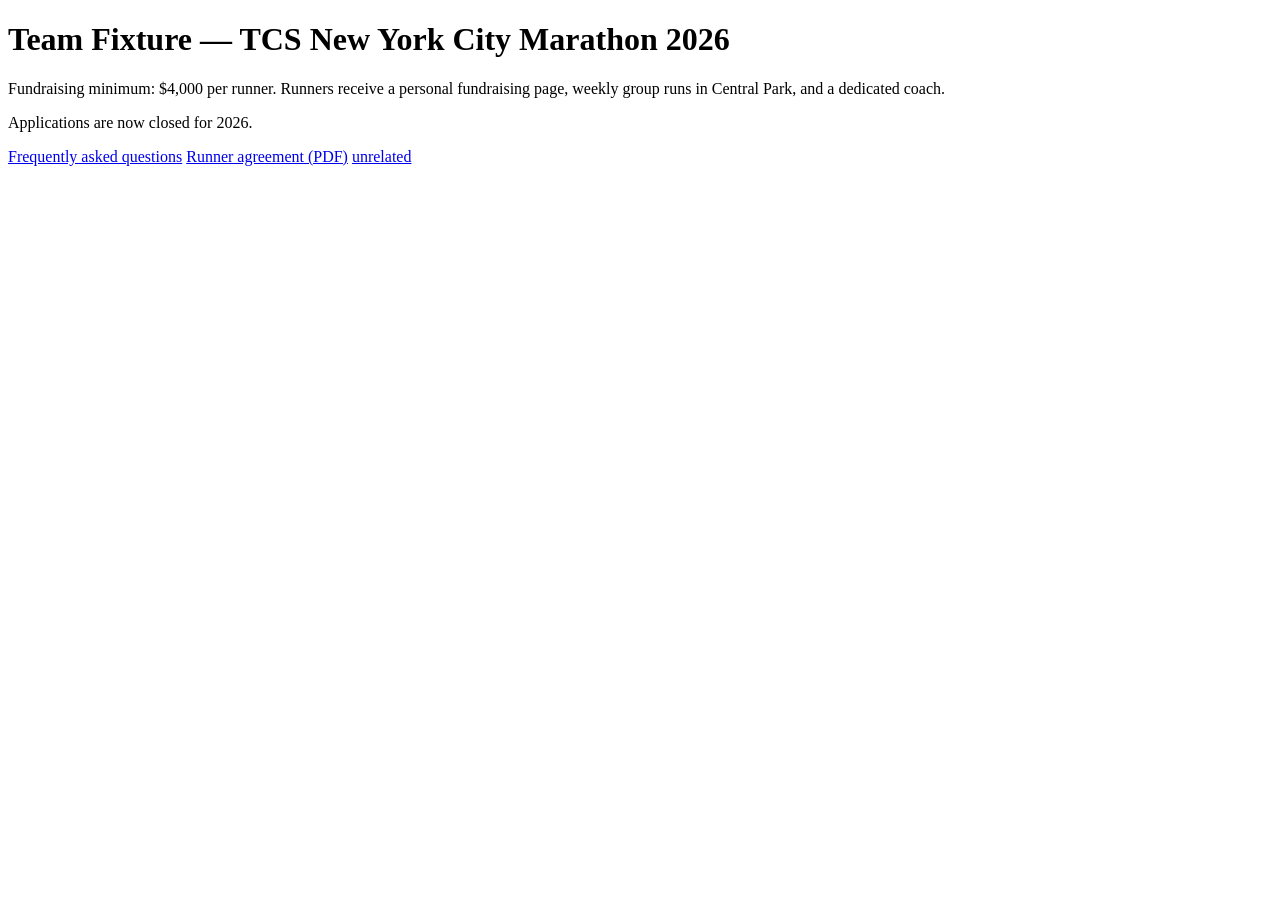
<file: tests/fixtures/site/run.html>
<!doctype html><html><body>
<h1>Team Fixture — TCS New York City Marathon 2026</h1>
<p>Fundraising minimum: $4,000 per runner. Runners receive a personal fundraising page, weekly group runs in Central Park, and a dedicated coach.</p>
<p>Applications are now closed for 2026.</p>
<a href="/faq.html">Frequently asked questions</a>
<a href="/agreement.pdf">Runner agreement (PDF)</a>
<a href="https://other-site.example/unrelated">unrelated</a>
</body></html>
</file>
